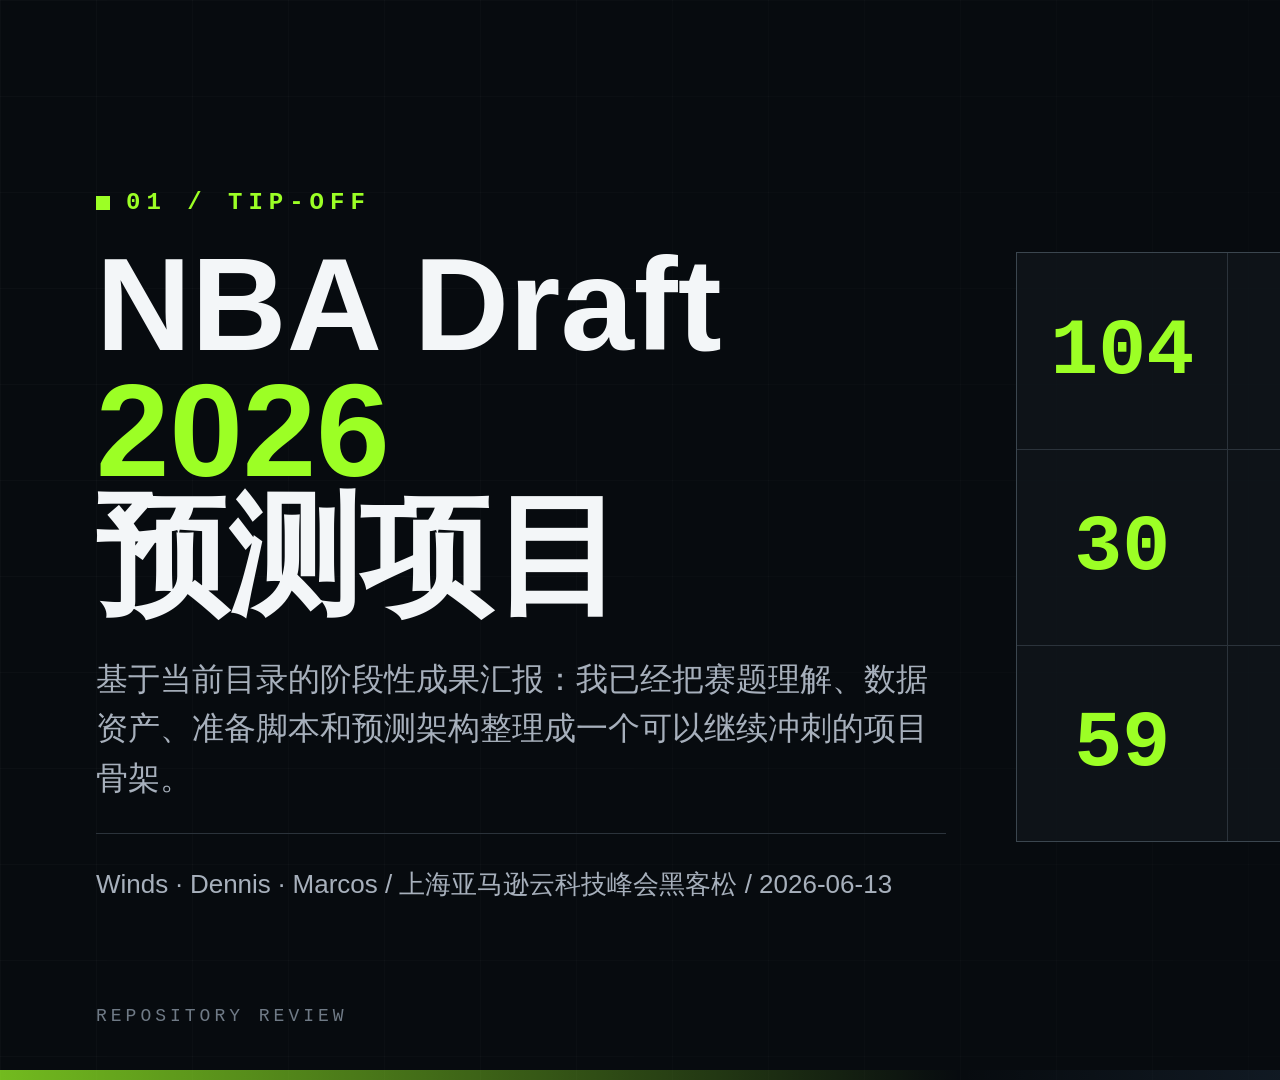
<file: design-demos/nba-draft-progress-deck/slides/01-cover.html>
<!DOCTYPE html>
<html lang="zh-CN">
<head>
<meta charset="UTF-8">
<title>01 · Cover</title>
<link rel="stylesheet" href="../shared/tokens.css">
<style>
  .cover-grid {
    position: relative;
    z-index: 1;
    display: grid;
    grid-template-columns: 1fr 0.95fr;
    gap: 70px;
    height: 100%;
    align-items: center;
  }
  .scoreboard {
    border: 1px solid var(--line-strong);
    background: rgba(16, 22, 28, 0.78);
  }
  .score-row {
    display: grid;
    grid-template-columns: 210px 1fr;
    min-height: 196px;
    border-top: 1px solid var(--line);
  }
  .score-row:first-child { border-top: 0; }
  .score-num {
    display: flex;
    align-items: center;
    justify-content: center;
    color: var(--green);
    font-family: var(--mono);
    font-size: 80px;
    font-weight: 900;
  }
  .score-copy {
    display: flex;
    flex-direction: column;
    justify-content: center;
    gap: 16px;
    padding: 0 54px;
    border-left: 1px solid var(--line);
  }
  .score-copy .mini { color: var(--faint); }
  .score-copy h3 {
    font-size: 31px;
    line-height: 1.22;
    font-weight: 900;
  }
  .score-copy p {
    color: var(--muted);
    font-size: 23px;
    line-height: 1.42;
  }
</style>
</head>
<body>
<section class="slide">
  <div class="cover-grid">
    <div>
      <div class="kicker">01 / Tip-Off</div>
      <h1 class="title-xl">NBA Draft <span class="green">2026</span><br>预测项目</h1>
      <p class="lead">基于当前目录的阶段性成果汇报：我已经把赛题理解、数据资产、准备脚本和预测架构整理成一个可以继续冲刺的项目骨架。</p>
      <div class="split-rule"></div>
      <p class="lead" style="margin-top:0; font-size:26px;">Winds · Dennis · Marcos / 上海亚马逊云科技峰会黑客松 / 2026-06-13</p>
    </div>
    <div class="scoreboard">
      <div class="score-row">
        <div class="score-num">104</div>
        <div class="score-copy">
          <p class="mini">2026 Prospect Pool</p>
          <h3>候选新秀基础表已整理</h3>
          <p>姓名、位置、年龄、学校/俱乐部、身高、体重、状态、国家。</p>
        </div>
      </div>
      <div class="score-row">
        <div class="score-num">30</div>
        <div class="score-copy">
          <p class="mini">First-Round Order</p>
          <h3>首轮 1-30 顺位球队已落表</h3>
          <p>包含转让来源说明，支撑后续球队需求和交易扰动分析。</p>
        </div>
      </div>
      <div class="score-row">
        <div class="score-num">59</div>
        <div class="score-copy">
          <p class="mini">2025 Labels</p>
          <h3>上一年真实结果可做回测标签</h3>
          <p>2025 最终结果覆盖 59 个官方顺位，用来验证 baseline。</p>
        </div>
      </div>
    </div>
  </div>
  <div class="tagline"><span>Repository Review</span><span class="footer-mark">HTML Deck</span></div>
</section>
</body>
</html>
</file>
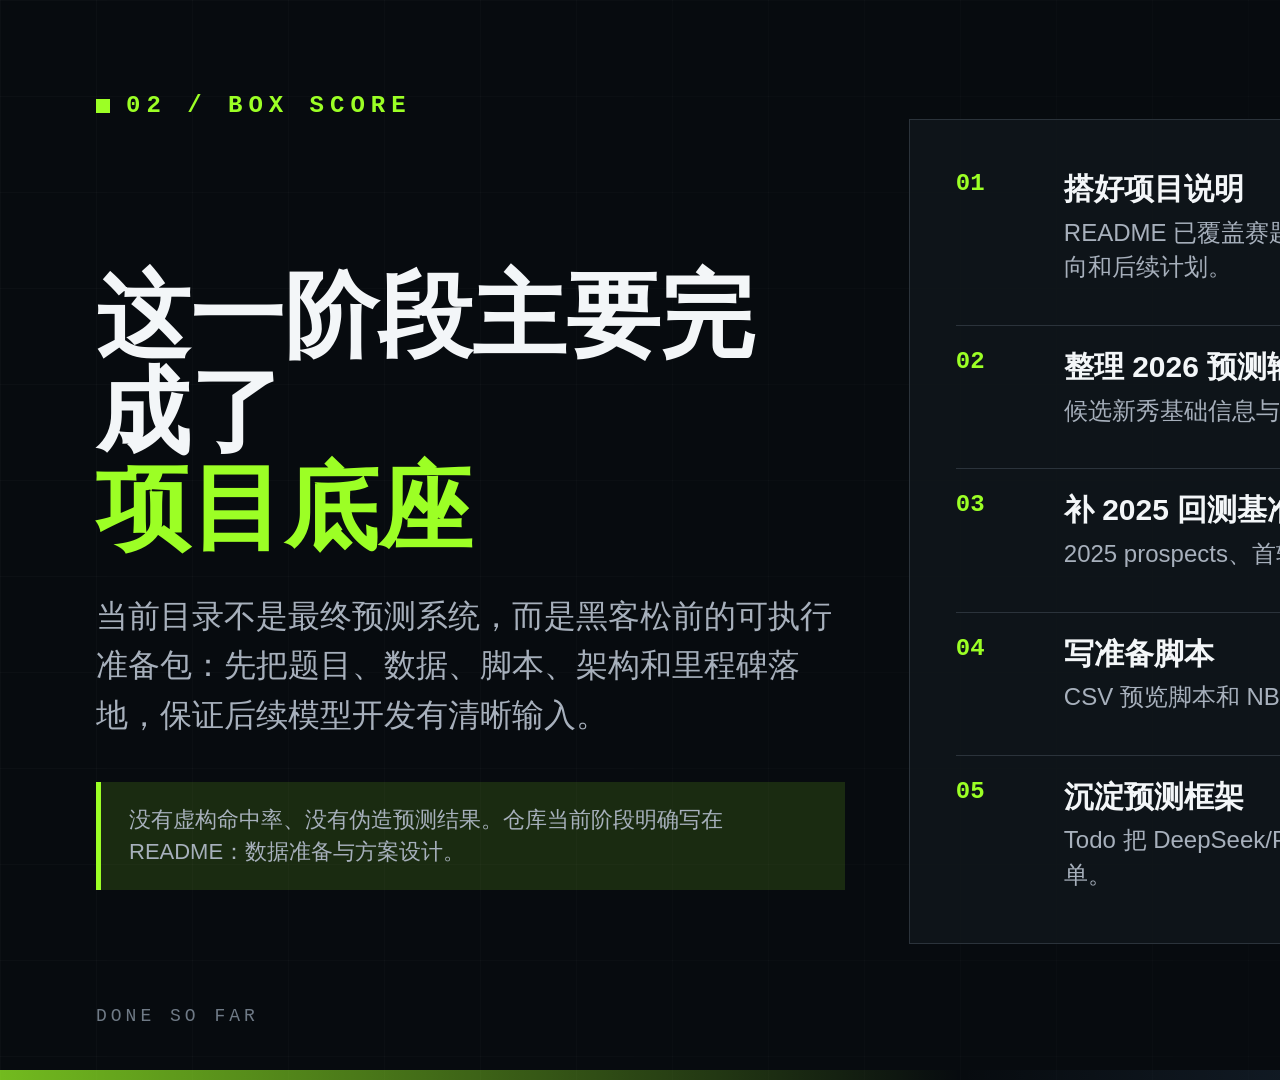
<file: design-demos/nba-draft-progress-deck/slides/02-what-was-built.html>
<!DOCTYPE html>
<html lang="zh-CN">
<head>
<meta charset="UTF-8">
<title>02 · What Was Built</title>
<link rel="stylesheet" href="../shared/tokens.css">
<style>
  .content {
    position: relative;
    z-index: 1;
    display: grid;
    grid-template-columns: 0.9fr 1.1fr;
    gap: 64px;
    height: 780px;
    align-items: end;
  }
  .claim {
    padding-bottom: 54px;
  }
  .build-list {
    padding: 28px 46px;
    align-self: stretch;
  }
</style>
</head>
<body>
<section class="slide">
  <div class="kicker">02 / Box Score</div>
  <div class="content">
    <div class="claim">
      <h1 class="title-lg">这一阶段主要完成了<br><span class="green">项目底座</span></h1>
      <p class="lead">当前目录不是最终预测系统，而是黑客松前的可执行准备包：先把题目、数据、脚本、架构和里程碑落地，保证后续模型开发有清晰输入。</p>
      <div class="note" style="margin-top:42px;">没有虚构命中率、没有伪造预测结果。仓库当前阶段明确写在 README：数据准备与方案设计。</div>
    </div>
    <div class="board build-list">
      <div class="list">
        <div class="row">
          <div class="idx">01</div>
          <div><h3>搭好项目说明</h3><p>README 已覆盖赛题目标、评分维度、提交物、时间节点、分工方向和后续计划。</p></div>
        </div>
        <div class="row">
          <div class="idx">02</div>
          <div><h3>整理 2026 预测输入</h3><p>候选新秀基础信息与第一轮顺位表已经进入 Data 目录。</p></div>
        </div>
        <div class="row">
          <div class="idx">03</div>
          <div><h3>补 2025 回测基准</h3><p>2025 prospects、首轮结果和全量官方结果可作为历史标签。</p></div>
        </div>
        <div class="row">
          <div class="idx">04</div>
          <div><h3>写准备脚本</h3><p>CSV 预览脚本和 NBA 身高数据抓取脚本已经可复用。</p></div>
        </div>
        <div class="row">
          <div class="idx">05</div>
          <div><h3>沉淀预测框架</h3><p>Todo 把 DeepSeek/PDF 对话整理成三层预测架构和具体数据表清单。</p></div>
        </div>
      </div>
    </div>
  </div>
  <div class="tagline"><span>Done So Far</span><span class="footer-mark">Data · Scripts · Framework</span></div>
</section>
</body>
</html>
</file>
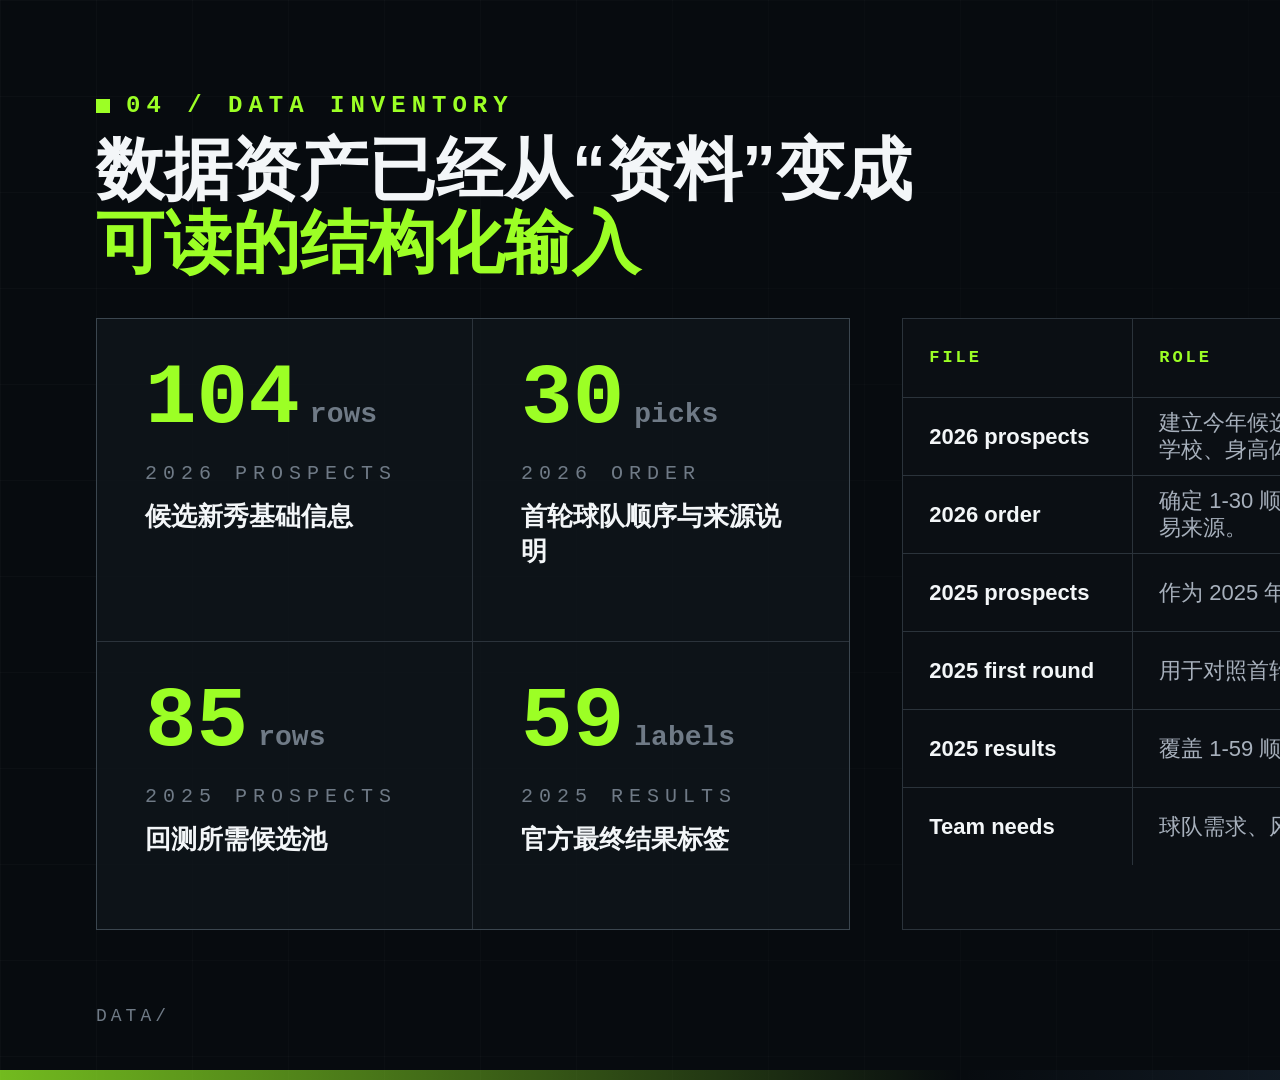
<file: design-demos/nba-draft-progress-deck/slides/04-data-assets.html>
<!DOCTYPE html>
<html lang="zh-CN">
<head>
<meta charset="UTF-8">
<title>04 · Data Assets</title>
<link rel="stylesheet" href="../shared/tokens.css">
<style>
  .data-grid {
    position: relative;
    z-index: 1;
    display: grid;
    grid-template-columns: 0.9fr 1.1fr;
    gap: 52px;
    margin-top: 38px;
  }
  .stat-grid { height: 612px; }
  .table { height: 612px; }
  .tr { grid-template-columns: 230px 1fr 180px; }
</style>
</head>
<body>
<section class="slide">
  <div class="kicker">04 / Data Inventory</div>
  <h1 class="title-md">数据资产已经从“资料”变成<br><span class="green">可读的结构化输入</span></h1>
  <div class="data-grid">
    <div class="stat-grid">
      <div class="stat">
        <div class="num">104<span class="unit">rows</span></div>
        <div class="label">2026 prospects</div>
        <div class="desc">候选新秀基础信息</div>
      </div>
      <div class="stat">
        <div class="num">30<span class="unit">picks</span></div>
        <div class="label">2026 order</div>
        <div class="desc">首轮球队顺序与来源说明</div>
      </div>
      <div class="stat">
        <div class="num">85<span class="unit">rows</span></div>
        <div class="label">2025 prospects</div>
        <div class="desc">回测所需候选池</div>
      </div>
      <div class="stat">
        <div class="num">59<span class="unit">labels</span></div>
        <div class="label">2025 results</div>
        <div class="desc">官方最终结果标签</div>
      </div>
    </div>
    <div class="table">
      <div class="tr">
        <div class="th">File</div><div class="th">Role</div><div class="th">Status</div>
      </div>
      <div class="tr">
        <div class="td"><strong>2026 prospects</strong></div><div class="td">建立今年候选球员池，字段包含位置、年龄、学校、身高体重、国家。</div><div class="td"><strong>Done</strong></div>
      </div>
      <div class="tr">
        <div class="td"><strong>2026 order</strong></div><div class="td">确定 1-30 顺位的球队序列，并保留 from/via 交易来源。</div><div class="td"><strong>Done</strong></div>
      </div>
      <div class="tr">
        <div class="td"><strong>2025 prospects</strong></div><div class="td">作为 2025 年选秀前可见的候选人参考。</div><div class="td"><strong>Done</strong></div>
      </div>
      <div class="tr">
        <div class="td"><strong>2025 first round</strong></div><div class="td">用于对照首轮真实命中与球队归属偏差。</div><div class="td"><strong>Done</strong></div>
      </div>
      <div class="tr">
        <div class="td"><strong>2025 results</strong></div><div class="td">覆盖 1-59 顺位，后续可扩展到两轮表现分析。</div><div class="td"><strong>Done</strong></div>
      </div>
      <div class="tr">
        <div class="td"><strong>Team needs</strong></div><div class="td">球队需求、风险偏好、历史偏好仍待建表。</div><div class="td"><strong>Next</strong></div>
      </div>
    </div>
  </div>
  <div class="tagline"><span>Data/</span><span class="footer-mark">Input Tables Are Ready</span></div>
</section>
</body>
</html>
</file>
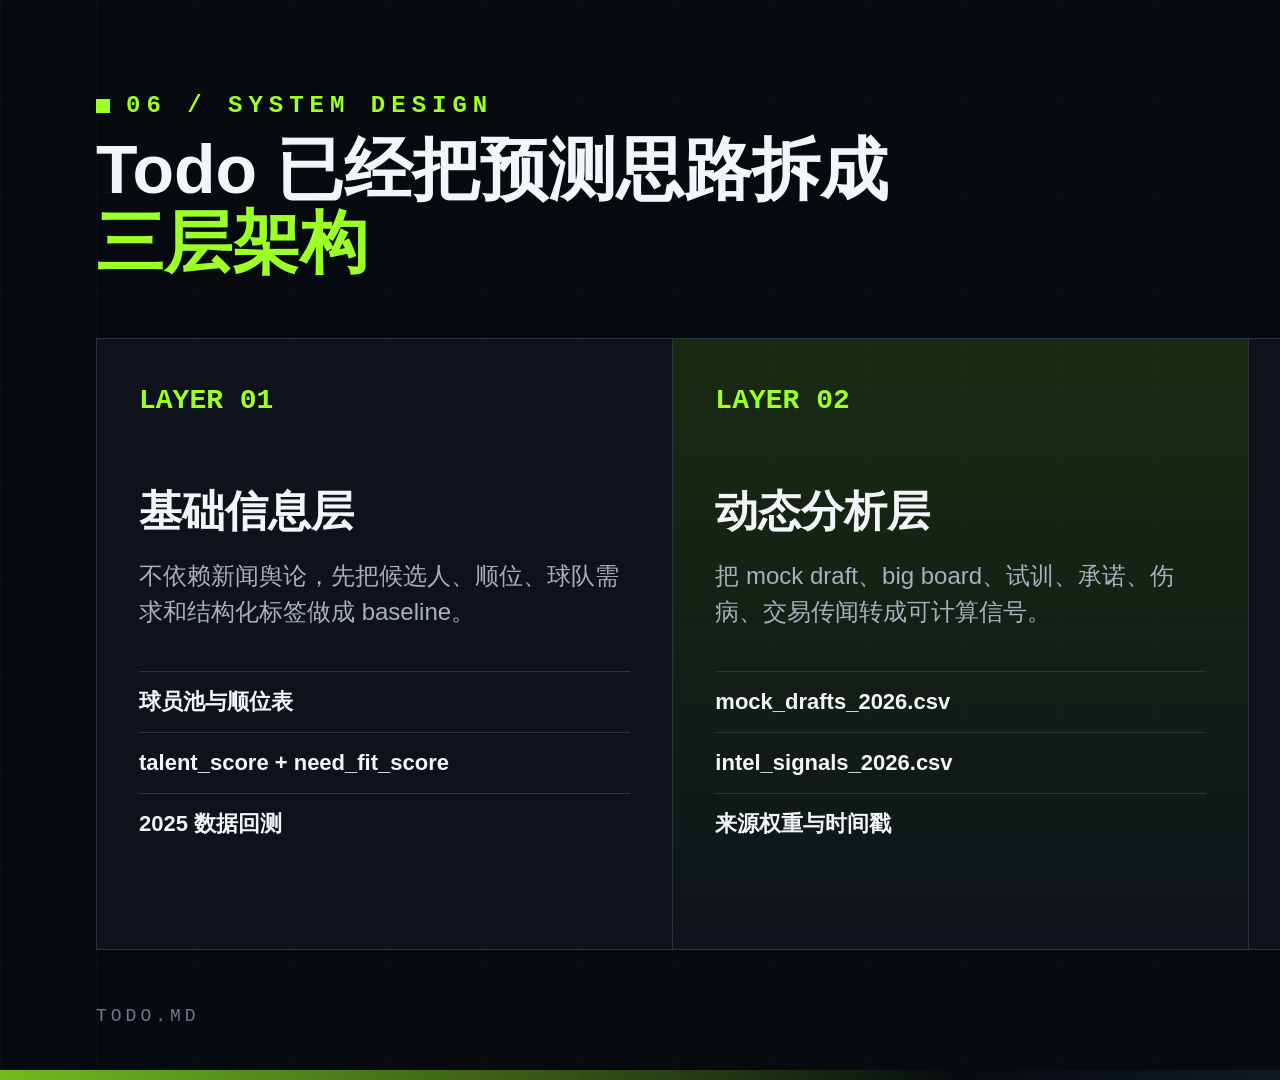
<file: design-demos/nba-draft-progress-deck/slides/06-architecture.html>
<!DOCTYPE html>
<html lang="zh-CN">
<head>
<meta charset="UTF-8">
<title>06 · Architecture</title>
<link rel="stylesheet" href="../shared/tokens.css">
<style>
  .arch {
    position: relative;
    z-index: 1;
    display: grid;
    grid-template-columns: repeat(3, 1fr);
    gap: 0;
    margin-top: 58px;
    border: 1px solid var(--line);
  }
  .layer {
    min-height: 610px;
    padding: 46px 42px;
    border-left: 1px solid var(--line);
    background: rgba(16,22,28,.76);
  }
  .layer:first-child { border-left: 0; }
  .layer.emphasis { background: linear-gradient(180deg, rgba(156,255,37,.13), rgba(16,22,28,.78)); }
  .layer .idx {
    color: var(--green);
    font-family: var(--mono);
    font-size: 28px;
    font-weight: 900;
  }
  .layer h3 {
    margin-top: 72px;
    font-size: 43px;
    line-height: 1.08;
    font-weight: 900;
  }
  .layer p {
    margin-top: 24px;
    color: var(--muted);
    font-size: 24px;
    line-height: 1.48;
  }
  .checks {
    margin-top: 42px;
    display: grid;
    gap: 16px;
  }
  .checks div {
    border-top: 1px solid var(--line);
    padding-top: 15px;
    color: var(--text);
    font-size: 22px;
    line-height: 1.32;
    font-weight: 750;
  }
</style>
</head>
<body>
<section class="slide">
  <div class="kicker">06 / System Design</div>
  <h1 class="title-md">Todo 已经把预测思路拆成<br><span class="green">三层架构</span></h1>
  <div class="arch">
    <div class="layer">
      <div class="idx">LAYER 01</div>
      <h3>基础信息层</h3>
      <p>不依赖新闻舆论，先把候选人、顺位、球队需求和结构化标签做成 baseline。</p>
      <div class="checks">
        <div>球员池与顺位表</div>
        <div>talent_score + need_fit_score</div>
        <div>2025 数据回测</div>
      </div>
    </div>
    <div class="layer emphasis">
      <div class="idx">LAYER 02</div>
      <h3>动态分析层</h3>
      <p>把 mock draft、big board、试训、承诺、伤病、交易传闻转成可计算信号。</p>
      <div class="checks">
        <div>mock_drafts_2026.csv</div>
        <div>intel_signals_2026.csv</div>
        <div>来源权重与时间戳</div>
      </div>
    </div>
    <div class="layer">
      <div class="idx">LAYER 03</div>
      <h3>整合输出层</h3>
      <p>模拟 BPA、Fit、风险偏好、顺次挑选和联动调整，输出最终榜单。</p>
      <div class="checks">
        <div>30 顺位链式模拟</div>
        <div>备选方案与置信度</div>
        <div>baseline / 共识 / 交易扰动</div>
      </div>
    </div>
  </div>
  <div class="tagline"><span>Todo.md</span><span class="footer-mark">From Research Notes To Build Plan</span></div>
</section>
</body>
</html>
</file>
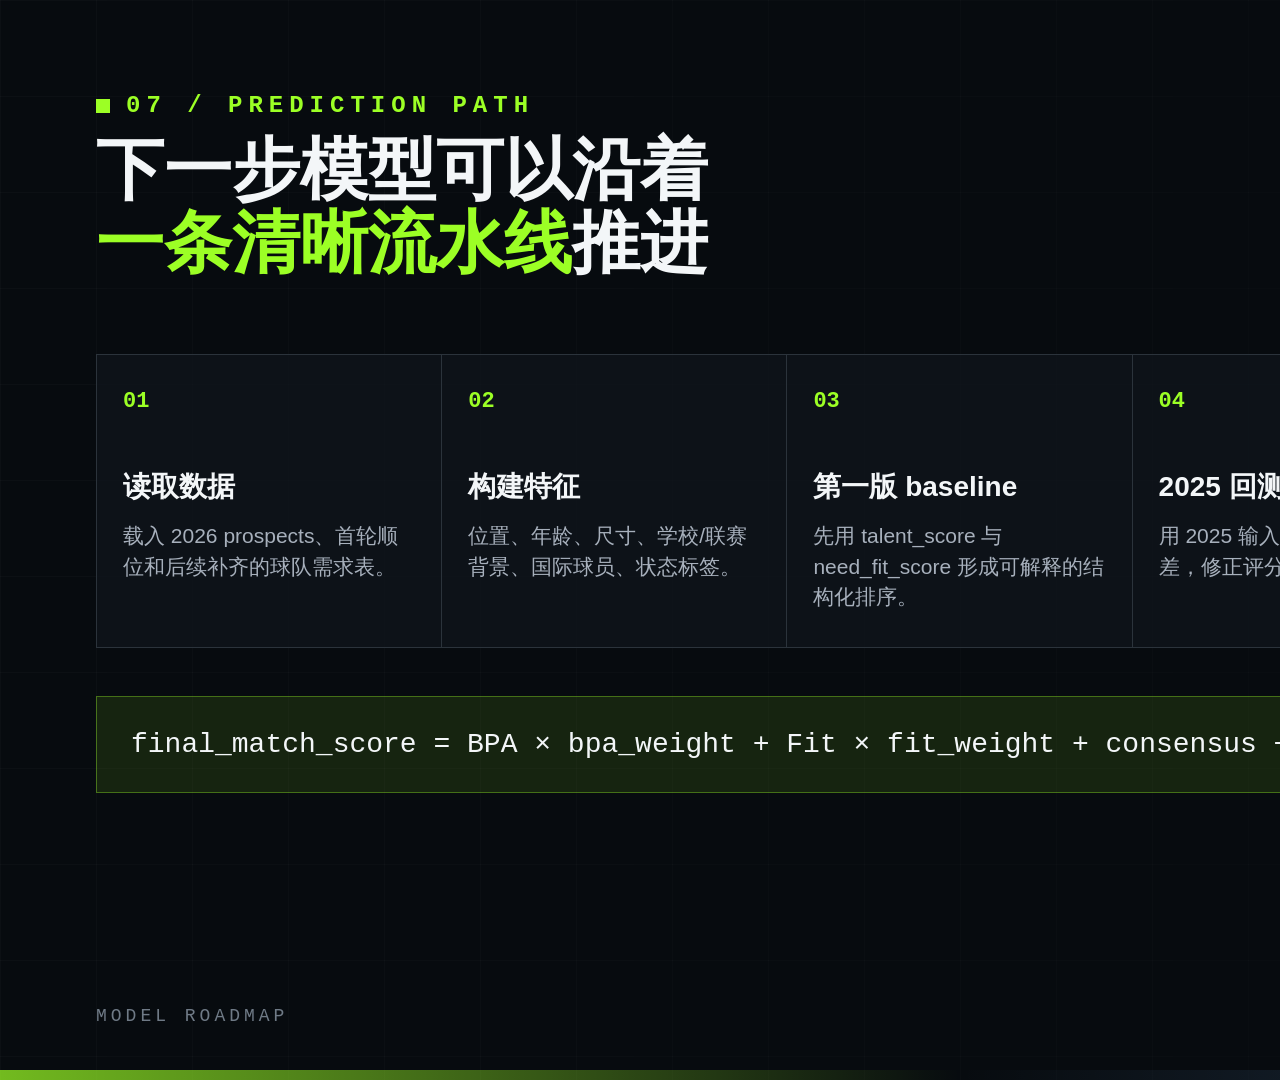
<file: design-demos/nba-draft-progress-deck/slides/07-pipeline.html>
<!DOCTYPE html>
<html lang="zh-CN">
<head>
<meta charset="UTF-8">
<title>07 · Pipeline</title>
<link rel="stylesheet" href="../shared/tokens.css">
<style>
  .pipeline { position: relative; z-index: 1; margin-top: 74px; }
  .formula {
    position: relative;
    z-index: 1;
    margin-top: 48px;
    padding: 26px 34px;
    border: 1px solid rgba(156,255,37,.35);
    background: rgba(156,255,37,.1);
    color: var(--text);
    font-family: var(--mono);
    font-size: 28px;
    line-height: 1.55;
  }
</style>
</head>
<body>
<section class="slide">
  <div class="kicker">07 / Prediction Path</div>
  <h1 class="title-md">下一步模型可以沿着<br><span class="green">一条清晰流水线</span>推进</h1>
  <div class="pipeline">
    <div class="pipe-step">
      <div class="idx">01</div>
      <h3>读取数据</h3>
      <p>载入 2026 prospects、首轮顺位和后续补齐的球队需求表。</p>
    </div>
    <div class="pipe-step">
      <div class="idx">02</div>
      <h3>构建特征</h3>
      <p>位置、年龄、尺寸、学校/联赛背景、国际球员、状态标签。</p>
    </div>
    <div class="pipe-step">
      <div class="idx">03</div>
      <h3>第一版 baseline</h3>
      <p>先用 talent_score 与 need_fit_score 形成可解释的结构化排序。</p>
    </div>
    <div class="pipe-step">
      <div class="idx">04</div>
      <h3>2025 回测</h3>
      <p>用 2025 输入和真实结果衡量偏差，修正评分权重。</p>
    </div>
    <div class="pipe-step">
      <div class="idx">05</div>
      <h3>首轮模拟</h3>
      <p>按顺位逐个选人，输出预测球员、备选、置信度和理由。</p>
    </div>
  </div>
  <div class="formula">final_match_score = BPA × bpa_weight + Fit × fit_weight + consensus + intel + team_tendency - risk</div>
  <div class="tagline"><span>Model Roadmap</span><span class="footer-mark">Explainable Before Complex</span></div>
</section>
</body>
</html>
</file>
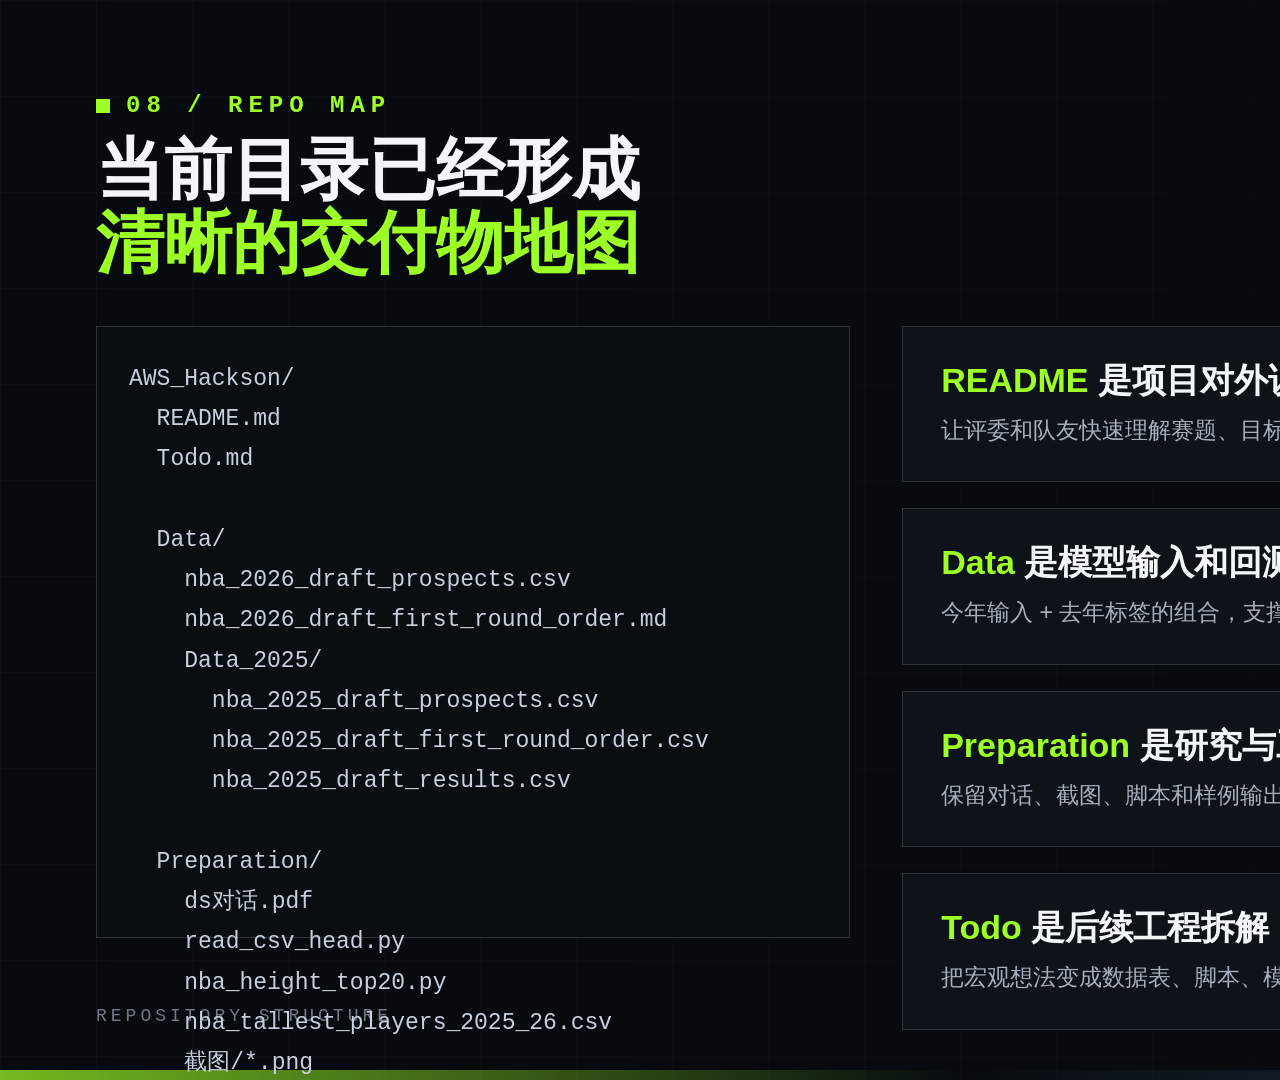
<file: design-demos/nba-draft-progress-deck/slides/08-repo-map.html>
<!DOCTYPE html>
<html lang="zh-CN">
<head>
<meta charset="UTF-8">
<title>08 · Repository Map</title>
<link rel="stylesheet" href="../shared/tokens.css">
<style>
  .map-grid {
    position: relative;
    z-index: 1;
    display: grid;
    grid-template-columns: 0.9fr 1.1fr;
    gap: 52px;
    margin-top: 46px;
  }
  .code-card { height: 612px; font-size: 23px; }
  .legend {
    display: grid;
    gap: 26px;
  }
  .legend-block {
    padding: 34px 38px;
    border: 1px solid var(--line);
    background: rgba(16,22,28,.76);
  }
  .legend-block h3 {
    font-size: 34px;
    line-height: 1.15;
  }
  .legend-block p {
    margin-top: 14px;
    color: var(--muted);
    font-size: 23px;
    line-height: 1.45;
  }
</style>
</head>
<body>
<section class="slide">
  <div class="kicker">08 / Repo Map</div>
  <h1 class="title-md">当前目录已经形成<br><span class="green">清晰的交付物地图</span></h1>
  <div class="map-grid">
    <div class="code-card">AWS_Hackson/
  README.md
  Todo.md

  Data/
    nba_2026_draft_prospects.csv
    nba_2026_draft_first_round_order.md
    Data_2025/
      nba_2025_draft_prospects.csv
      nba_2025_draft_first_round_order.csv
      nba_2025_draft_results.csv

  Preparation/
    ds对话.pdf
    read_csv_head.py
    nba_height_top20.py
    nba_tallest_players_2025_26.csv
    截图/*.png

  design-demos/
    nba-draft-progress-deck/
      index.html
      slides/*.html</div>
    <div class="legend">
      <div class="legend-block">
        <h3><span class="green">README</span> 是项目对外说明</h3>
        <p>让评委和队友快速理解赛题、目标、评分、数据源、技术路线和关键时间点。</p>
      </div>
      <div class="legend-block">
        <h3><span class="green">Data</span> 是模型输入和回测标签</h3>
        <p>今年输入 + 去年标签的组合，支撑第一版 baseline 和后续误差复盘。</p>
      </div>
      <div class="legend-block">
        <h3><span class="green">Preparation</span> 是研究与工具沉淀</h3>
        <p>保留对话、截图、脚本和样例输出，避免赛前信息散落在聊天窗口里。</p>
      </div>
      <div class="legend-block">
        <h3><span class="green">Todo</span> 是后续工程拆解</h3>
        <p>把宏观想法变成数据表、脚本、模型、Web Agent 的下一步执行列表。</p>
      </div>
    </div>
  </div>
  <div class="tagline"><span>Repository Structure</span><span class="footer-mark">Readable By Humans And AI Scorers</span></div>
</section>
</body>
</html>
</file>
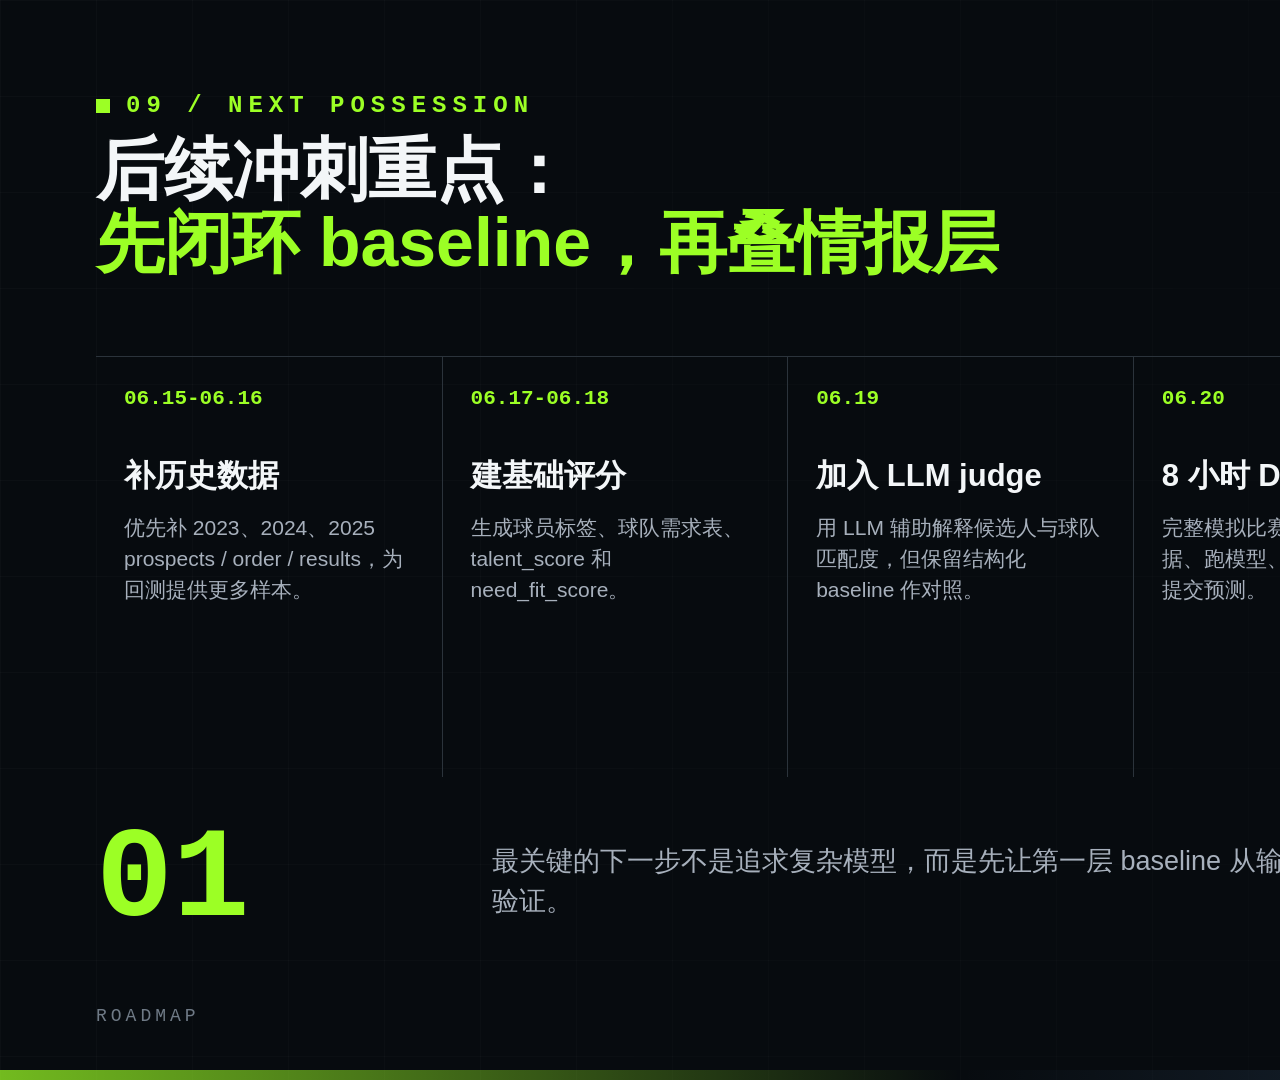
<file: design-demos/nba-draft-progress-deck/slides/09-next-plan.html>
<!DOCTYPE html>
<html lang="zh-CN">
<head>
<meta charset="UTF-8">
<title>09 · Next Plan</title>
<link rel="stylesheet" href="../shared/tokens.css">
<style>
  .timeline { position: relative; z-index: 1; margin-top: 76px; }
  .bottom-note {
    position: relative;
    z-index: 1;
    margin-top: 50px;
    display: grid;
    grid-template-columns: 360px 1fr;
    gap: 36px;
    align-items: center;
  }
  .bottom-note .big-number { font-size: 128px; }
  .bottom-note p {
    color: var(--muted);
    font-size: 27px;
    line-height: 1.5;
  }
</style>
</head>
<body>
<section class="slide">
  <div class="kicker">09 / Next Possession</div>
  <h1 class="title-md">后续冲刺重点：<br><span class="green">先闭环 baseline，再叠情报层</span></h1>
  <div class="timeline">
    <div class="time-block">
      <div class="date">06.15-06.16</div>
      <h3>补历史数据</h3>
      <p>优先补 2023、2024、2025 prospects / order / results，为回测提供更多样本。</p>
    </div>
    <div class="time-block">
      <div class="date">06.17-06.18</div>
      <h3>建基础评分</h3>
      <p>生成球员标签、球队需求表、talent_score 和 need_fit_score。</p>
    </div>
    <div class="time-block">
      <div class="date">06.19</div>
      <h3>加入 LLM judge</h3>
      <p>用 LLM 辅助解释候选人与球队匹配度，但保留结构化 baseline 作对照。</p>
    </div>
    <div class="time-block">
      <div class="date">06.20</div>
      <h3>8 小时 Dry Run</h3>
      <p>完整模拟比赛日流程：抓数据、跑模型、看 Web Agent、提交预测。</p>
    </div>
    <div class="time-block">
      <div class="date">06.21-06.22</div>
      <h3>交付检查</h3>
      <p>锁定分工、接口、账号、API、密钥、表单和路演脚本。</p>
    </div>
  </div>
  <div class="bottom-note">
    <div class="big-number">01</div>
    <p>最关键的下一步不是追求复杂模型，而是先让第一层 baseline 从输入到预测表跑通，并用 2025 数据证明它能被验证。</p>
  </div>
  <div class="tagline"><span>Roadmap</span><span class="footer-mark">Baseline First</span></div>
</section>
</body>
</html>
</file>
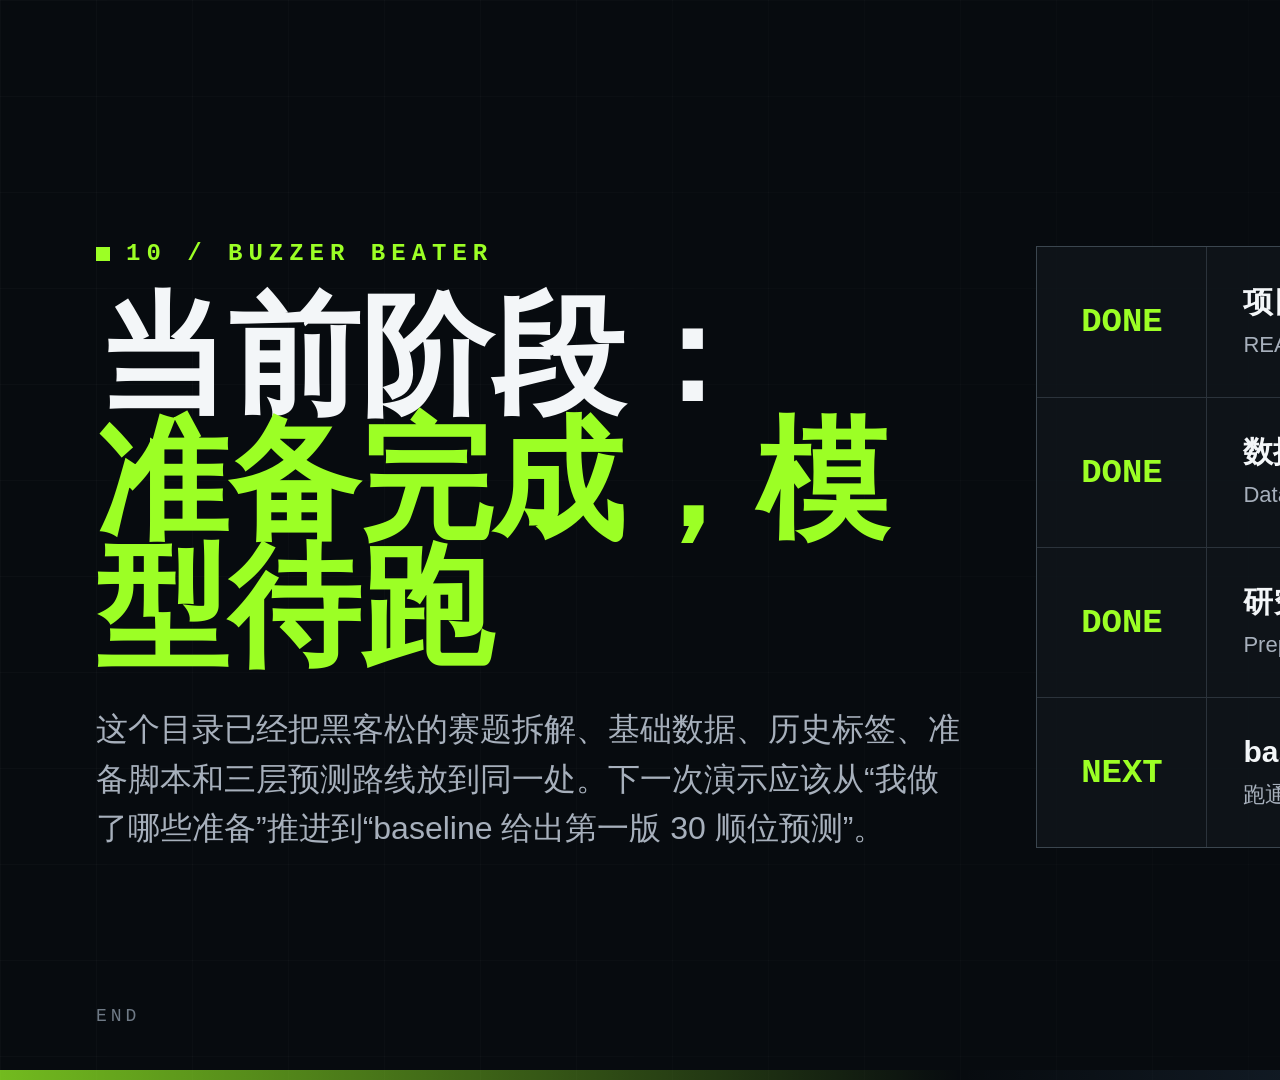
<file: design-demos/nba-draft-progress-deck/slides/10-close.html>
<!DOCTYPE html>
<html lang="zh-CN">
<head>
<meta charset="UTF-8">
<title>10 · Close</title>
<link rel="stylesheet" href="../shared/tokens.css">
<style>
  .close {
    position: relative;
    z-index: 1;
    display: grid;
    grid-template-columns: 1.05fr 0.95fr;
    gap: 70px;
    height: 100%;
    align-items: center;
  }
  .final-board {
    border: 1px solid var(--line-strong);
    background: rgba(16,22,28,.78);
  }
  .final-row {
    display: grid;
    grid-template-columns: 170px 1fr;
    min-height: 150px;
    border-top: 1px solid var(--line);
  }
  .final-row:first-child { border-top: 0; }
  .final-row .mark {
    display: flex;
    align-items: center;
    justify-content: center;
    color: var(--green);
    font-family: var(--mono);
    font-size: 34px;
    font-weight: 900;
    border-right: 1px solid var(--line);
  }
  .final-row .copy {
    display: flex;
    flex-direction: column;
    justify-content: center;
    gap: 10px;
    padding: 24px 36px;
  }
  .final-row h3 {
    font-size: 30px;
    line-height: 1.2;
  }
  .final-row p {
    color: var(--muted);
    font-size: 22px;
    line-height: 1.4;
  }
</style>
</head>
<body>
<section class="slide">
  <div class="close">
    <div>
      <div class="kicker">10 / Buzzer Beater</div>
      <h1 class="title-xl">当前阶段：<br><span class="green">准备完成，模型待跑</span></h1>
      <p class="lead">这个目录已经把黑客松的赛题拆解、基础数据、历史标签、准备脚本和三层预测路线放到同一处。下一次演示应该从“我做了哪些准备”推进到“baseline 给出第一版 30 顺位预测”。</p>
    </div>
    <div class="final-board">
      <div class="final-row">
        <div class="mark">DONE</div>
        <div class="copy"><h3>项目说明和赛题拆解</h3><p>README 已能让队友快速接手。</p></div>
      </div>
      <div class="final-row">
        <div class="mark">DONE</div>
        <div class="copy"><h3>数据资产和回测标签</h3><p>Data 目录已经有今年输入和去年标签。</p></div>
      </div>
      <div class="final-row">
        <div class="mark">DONE</div>
        <div class="copy"><h3>研究材料和工具脚本</h3><p>Preparation 保存了对话、截图、脚本和样例输出。</p></div>
      </div>
      <div class="final-row">
        <div class="mark">NEXT</div>
        <div class="copy"><h3>baseline + Web Agent</h3><p>跑通预测表，再做可交互展示和路演逻辑。</p></div>
      </div>
    </div>
  </div>
  <div class="tagline"><span>End</span><span class="footer-mark">Ready For Build Sprint</span></div>
</section>
</body>
</html>
</file>
<file: design-demos/nba-draft-progress-deck/shared/tokens.css>
/*
  Assumptions for this deck:
  - Audience: hackathon teammates / mentors who need a concise status readout.
  - Scope: explain what already exists in this repository, not claim a finished prediction model.
  - Visual source: local screenshots in Preparation/截图 establish a black-court, neon-scoreboard language.
  - Placeholder policy: future model metrics are explicitly marked as next work, not invented.
*/

:root {
  --bg: #070b0f;
  --panel: #10161c;
  --panel-soft: #131a20;
  --line: #2b333b;
  --line-strong: #3b464f;
  --text: #f3f6f8;
  --muted: #a7b0bc;
  --faint: #6f7a86;
  --green: #9cff25;
  --green-soft: rgba(156, 255, 37, 0.13);
  --amber: #f0c15b;
  --blue: #79b8ff;
  --danger: #ff5d5d;
  --court: #0e1713;
  --mono: "JetBrains Mono", "SFMono-Regular", "Cascadia Mono", Consolas, monospace;
  --sans: "Arial Narrow", "Bahnschrift", "Noto Sans CJK SC", "Microsoft YaHei UI", "Microsoft YaHei", sans-serif;
  --wide: "Bahnschrift", "Arial Narrow", "Noto Sans CJK SC", "Microsoft YaHei UI", sans-serif;
}

* {
  box-sizing: border-box;
}

html,
body {
  margin: 0;
  width: 1920px;
  height: 1080px;
  overflow: hidden;
  background: var(--bg);
  color: var(--text);
  font-family: var(--sans);
}

body {
  position: relative;
}

body::before {
  content: "";
  position: absolute;
  inset: 0;
  pointer-events: none;
  background:
    linear-gradient(rgba(255, 255, 255, 0.025) 1px, transparent 1px),
    linear-gradient(90deg, rgba(255, 255, 255, 0.025) 1px, transparent 1px);
  background-size: 96px 96px;
  mask-image: linear-gradient(90deg, rgba(0, 0, 0, 0.95), rgba(0, 0, 0, 0.35));
}

.slide {
  position: relative;
  width: 1920px;
  height: 1080px;
  padding: 92px 96px 78px;
  overflow: hidden;
}

.slide::after {
  content: "";
  position: absolute;
  left: 0;
  right: 0;
  bottom: 0;
  height: 10px;
  background: linear-gradient(90deg, var(--green), rgba(156, 255, 37, 0), rgba(121, 184, 255, 0.35));
  opacity: 0.72;
}

.kicker {
  display: flex;
  align-items: center;
  gap: 16px;
  color: var(--green);
  font-family: var(--mono);
  font-size: 24px;
  font-weight: 800;
  letter-spacing: 6px;
  text-transform: uppercase;
}

.kicker::before {
  content: "";
  width: 14px;
  height: 14px;
  background: var(--green);
}

h1,
h2,
h3,
p {
  margin: 0;
}

.title-xl {
  margin-top: 26px;
  max-width: 1180px;
  font-family: var(--wide);
  font-size: 132px;
  line-height: 0.95;
  font-weight: 900;
  letter-spacing: 0;
}

.title-lg {
  margin-top: 18px;
  max-width: 1240px;
  font-family: var(--wide);
  font-size: 94px;
  line-height: 1.02;
  font-weight: 900;
  letter-spacing: 0;
}

.title-md {
  margin-top: 14px;
  max-width: 1160px;
  font-family: var(--wide);
  font-size: 68px;
  line-height: 1.08;
  font-weight: 900;
}

.green {
  color: var(--green);
}

.amber {
  color: var(--amber);
}

.blue {
  color: var(--blue);
}

.lead {
  max-width: 990px;
  margin-top: 36px;
  color: var(--muted);
  font-size: 32px;
  line-height: 1.55;
  font-weight: 500;
}

.lead strong {
  color: var(--text);
  font-weight: 900;
}

.layout-two {
  display: grid;
  grid-template-columns: 0.96fr 1.04fr;
  gap: 54px;
  height: 100%;
}

.layout-three {
  display: grid;
  grid-template-columns: repeat(3, 1fr);
  gap: 26px;
}

.board {
  border: 1px solid var(--line);
  background: rgba(16, 22, 28, 0.82);
}

.board.emphasis {
  background: linear-gradient(90deg, rgba(156, 255, 37, 0.12), rgba(16, 22, 28, 0.72));
  border-color: rgba(156, 255, 37, 0.35);
}

.stat-grid {
  display: grid;
  grid-template-columns: repeat(2, 1fr);
  gap: 0;
  border: 1px solid var(--line-strong);
}

.stat {
  min-height: 210px;
  padding: 42px 48px;
  border-right: 1px solid var(--line);
  border-bottom: 1px solid var(--line);
  background: rgba(16, 22, 28, 0.74);
}

.stat:nth-child(2n) {
  border-right: 0;
}

.stat:nth-last-child(-n + 2) {
  border-bottom: 0;
}

.stat .num {
  display: flex;
  align-items: baseline;
  gap: 10px;
  color: var(--green);
  font-family: var(--mono);
  font-size: 86px;
  line-height: 0.9;
  font-weight: 900;
}

.stat .unit {
  color: var(--faint);
  font-size: 28px;
}

.stat .label {
  margin-top: 24px;
  color: var(--faint);
  font-family: var(--mono);
  font-size: 20px;
  letter-spacing: 6px;
  text-transform: uppercase;
}

.stat .desc {
  margin-top: 14px;
  color: var(--text);
  font-size: 26px;
  line-height: 1.34;
  font-weight: 750;
}

.list {
  display: grid;
  gap: 18px;
}

.row {
  display: grid;
  grid-template-columns: 82px 1fr;
  gap: 26px;
  align-items: start;
  padding: 22px 0;
  border-top: 1px solid var(--line);
}

.row:first-child {
  border-top: 0;
}

.row .idx {
  color: var(--green);
  font-family: var(--mono);
  font-size: 24px;
  font-weight: 900;
}

.row h3 {
  font-size: 30px;
  line-height: 1.25;
  font-weight: 900;
}

.row p {
  margin-top: 8px;
  color: var(--muted);
  font-size: 24px;
  line-height: 1.45;
}

.tagline {
  position: absolute;
  left: 96px;
  bottom: 54px;
  right: 96px;
  display: flex;
  align-items: center;
  justify-content: space-between;
  color: var(--faint);
  font-family: var(--mono);
  font-size: 18px;
  letter-spacing: 4px;
  text-transform: uppercase;
}

.note {
  border-left: 5px solid var(--green);
  background: var(--green-soft);
  padding: 22px 28px;
  color: var(--muted);
  font-size: 22px;
  line-height: 1.45;
}

.code-card {
  padding: 32px;
  border: 1px solid var(--line);
  background: #090e12;
  font-family: var(--mono);
  color: #c7d1dd;
  font-size: 21px;
  line-height: 1.75;
  white-space: pre-wrap;
}

.table {
  border: 1px solid var(--line);
  background: rgba(12, 17, 22, 0.76);
}

.tr {
  display: grid;
  grid-template-columns: 190px 1fr 220px;
  min-height: 78px;
  border-top: 1px solid var(--line);
}

.tr:first-child {
  border-top: 0;
}

.th,
.td {
  display: flex;
  align-items: center;
  padding: 0 26px;
  border-right: 1px solid var(--line);
  font-size: 22px;
  line-height: 1.25;
}

.th:last-child,
.td:last-child {
  border-right: 0;
}

.th {
  color: var(--green);
  font-family: var(--mono);
  font-size: 17px;
  font-weight: 900;
  letter-spacing: 3px;
  text-transform: uppercase;
}

.td {
  color: var(--muted);
}

.td strong {
  color: var(--text);
}

.screen {
  border: 1px solid var(--line-strong);
  background: #0c1116;
  overflow: hidden;
}

.screen img {
  display: block;
  width: 100%;
  height: 100%;
  object-fit: cover;
}

.caption {
  margin-top: 14px;
  color: var(--faint);
  font-family: var(--mono);
  font-size: 16px;
  letter-spacing: 2px;
  text-transform: uppercase;
}

.pipeline {
  display: grid;
  grid-template-columns: repeat(5, 1fr);
  gap: 0;
  border: 1px solid var(--line);
}

.pipe-step {
  min-height: 280px;
  padding: 34px 26px;
  border-right: 1px solid var(--line);
  background: rgba(16, 22, 28, 0.72);
}

.pipe-step:last-child {
  border-right: 0;
}

.pipe-step .idx {
  color: var(--green);
  font-family: var(--mono);
  font-size: 22px;
  font-weight: 900;
}

.pipe-step h3 {
  margin-top: 56px;
  font-size: 28px;
  line-height: 1.2;
  font-weight: 900;
}

.pipe-step p {
  margin-top: 18px;
  color: var(--muted);
  font-size: 21px;
  line-height: 1.45;
}

.big-number {
  color: var(--green);
  font-family: var(--mono);
  font-size: 166px;
  line-height: 0.85;
  font-weight: 900;
}

.mini {
  color: var(--faint);
  font-family: var(--mono);
  font-size: 18px;
  letter-spacing: 4px;
  text-transform: uppercase;
}

.split-rule {
  height: 1px;
  background: var(--line);
  margin: 30px 0;
}

.timeline {
  display: grid;
  grid-template-columns: repeat(5, 1fr);
  gap: 0;
  border-top: 1px solid var(--line);
}

.time-block {
  padding: 30px 28px 0;
  min-height: 420px;
  border-left: 1px solid var(--line);
}

.time-block:first-child {
  border-left: 0;
}

.time-block .date {
  color: var(--green);
  font-family: var(--mono);
  font-size: 21px;
  font-weight: 900;
}

.time-block h3 {
  margin-top: 48px;
  font-size: 31px;
  line-height: 1.15;
  font-weight: 900;
}

.time-block p {
  margin-top: 18px;
  color: var(--muted);
  font-size: 21px;
  line-height: 1.48;
}

.footer-mark {
  color: var(--green);
}
</file>
